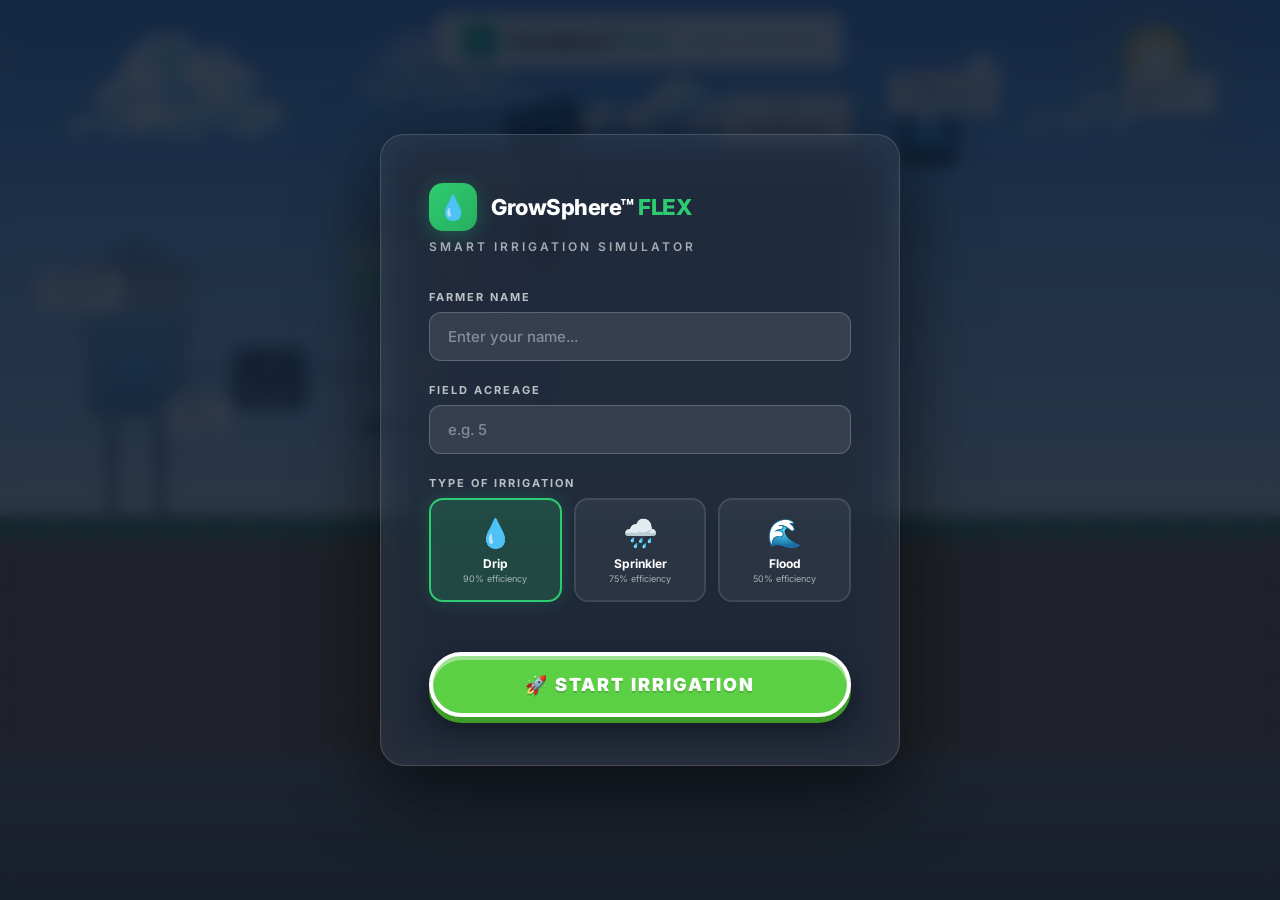
<file: index.html>
<!DOCTYPE html>
<html lang="en">
<head>
<meta charset="UTF-8">
<meta name="viewport" content="width=device-width, initial-scale=1.0">
<title>GrowSphere™ FLEX — Smart Irrigation Game</title>
<link href="https://fonts.googleapis.com/css2?family=Inter:wght@400;500;600;700;800;900&family=Space+Mono:wght@400;700&display=swap" rel="stylesheet">
<link rel="stylesheet" href="game.css?v=2">
</head>
<body>

<!-- ===== SCREEN 1: INPUT ===== -->
<div class="screen" id="inputScreen">
  <div class="input-card">
    <div class="logo-row">
      <div class="logo-icon">💧</div>
      <h2>GrowSphere™ <span>FLEX</span></h2>
    </div>
    <div class="subtitle">Smart Irrigation Simulator</div>
    <div class="form-group">
      <label>Farmer Name</label>
      <input type="text" id="farmerName" placeholder="Enter your name...">
    </div>
    <div class="form-group">
      <label>Field Acreage</label>
      <input type="number" id="acreage" placeholder="e.g. 5" min="1" max="100">
    </div>
    <div class="form-group">
      <label>Type of Irrigation</label>
      <div class="irrigation-options">
        <div class="irr-opt selected" onclick="selectIrrType(this,'Drip')">
          <div class="irr-icon">💧</div>
          <div class="irr-name">Drip</div>
          <div class="irr-desc">90% efficiency</div>
        </div>
        <div class="irr-opt" onclick="selectIrrType(this,'Sprinkler')">
          <div class="irr-icon">🌧️</div>
          <div class="irr-name">Sprinkler</div>
          <div class="irr-desc">75% efficiency</div>
        </div>
        <div class="irr-opt" onclick="selectIrrType(this,'Flood')">
          <div class="irr-icon">🌊</div>
          <div class="irr-name">Flood</div>
          <div class="irr-desc">50% efficiency</div>
        </div>
      </div>
    </div>
    <button class="btn-start" onclick="startGame()">🚀 Start Irrigation</button>
  </div>
</div>

<!-- ===== SIMULATION SCENE (Background) ===== -->
<div class="scene" id="simScreen">
  <div class="sky"></div>
  <div class="sun"></div>

  <!-- Clouds at different parallax depths -->
  <div class="cloud c1"></div>
  <div class="cloud c2"></div>
  <div class="cloud c3"></div>
  <div class="cloud c4"></div>
  <div class="cloud c5"></div>

  <!-- Birds -->
  <div class="bird b1">🕊️</div>
  <div class="bird b2">🕊️</div>
  <div class="bird b3">🕊️</div>

  <!-- LEVEL LAYERS will be drawn in SVG for perfect alignment -->

  <div class="title-bar">
    <div class="logo">💧</div>
    <h1>GrowSphere™ <span>FLEX</span></h1>
    <div class="sep"></div>
    <div class="tag">Smart Irrigation</div>
  </div>

  <div class="sim-hud">
    <div class="hud-pill"><div class="dot"></div><span class="farmer-name" id="hudName">Farmer</span></div>
    <div class="hud-pill">🌾 <span id="hudAcre">5 Acres</span></div>
    <div class="hud-pill">💧 <span id="hudType">Drip</span></div>
    <div class="hud-pill timer" id="simTimer">00:15</div>
  </div>

  <div class="callout" style="top:30%;left:3%">Water Source<span class="val blue" id="coWater">1,247 m³</span></div>
  <div class="callout" style="top:44%;left:13%">Pump<span class="val" id="coPump" style="color:#95a5a6">○ Idle</span></div>
  <div class="callout" style="top:18%;left:33%">Fertigation Tanks<span class="val" id="coNutrients" style="color:#95a5a6">○ Standby</span></div>
  <div class="callout blue" style="top:8%;right:22%">GrowSphere Cloud<span class="val blue" id="coCloud">☁️ Connected</span></div>
  <div class="callout" style="top:8%;right:5%">Remote Access<span class="val blue" id="coRemote">📱 Live</span></div>

  <svg class="main-svg" id="svg" viewBox="-60 -40 1320 780" preserveAspectRatio="xMidYMid meet">
    <defs>
      <pattern id="patTerrain" x="0" y="0" width="48" height="48" patternUnits="userSpaceOnUse" patternTransform="translate(0, 516)">
        <image href="tiles/Terrain tile.png" x="0" y="0" width="48" height="48" preserveAspectRatio="none" style="image-rendering:pixelated"/>
      </pattern>
      <pattern id="patGrassTop" x="0" y="0" width="48" height="24" patternUnits="userSpaceOnUse" patternTransform="translate(0, 492)">
        <image href="tiles/grass .png" x="0" y="0" width="48" height="24" preserveAspectRatio="none" style="image-rendering:pixelated"/>
      </pattern>

      <linearGradient id="pipeG" x1="0" y1="0" x2="0" y2="1">
        <stop offset="0%" stop-color="#a0adb3"/><stop offset="30%" stop-color="#b8c4ca"/><stop offset="70%" stop-color="#a0adb3"/><stop offset="100%" stop-color="#8e9aa0"/>
      </linearGradient>
      <linearGradient id="tankG" x1="0" y1="0" x2="0" y2="1">
        <stop offset="0%" stop-color="#73c6f0"/><stop offset="50%" stop-color="#5dade2"/><stop offset="100%" stop-color="#2e86c1"/>
      </linearGradient>
      <linearGradient id="waterFlow" x1="0" y1="0" x2="1" y2="0">
        <stop offset="0%" stop-color="#3498db"/><stop offset="50%" stop-color="#5dade2"/><stop offset="100%" stop-color="#3498db"/>
      </linearGradient>
      <filter id="sh"><feDropShadow dx="1" dy="2" stdDeviation="3" flood-opacity="0.2"/></filter>
      <filter id="shSm"><feDropShadow dx="0" dy="1" stdDeviation="2" flood-opacity="0.15"/></filter>
      <filter id="glow"><feDropShadow dx="0" dy="0" stdDeviation="4" flood-color="#2ecc71"/></filter>
    </defs>

    <!-- PERFECTLY ALIGNED TILE TERRAIN -->
    <rect x="-60" y="516" width="1320" height="264" fill="url(#patTerrain)"/>
    <rect x="-60" y="492" width="1320" height="24" fill="url(#patGrassTop)"/>

    <!-- WATER TANK -->
    <g filter="url(#sh)">
      <rect x="30" y="240" width="100" height="150" rx="8" fill="#b0bec5" stroke="#78909c" stroke-width="2.5"/>
      <rect x="36" y="275" width="88" height="109" rx="4" fill="url(#tankG)" opacity="0.65">
        <animate attributeName="y" values="275;280;275" dur="3.5s" repeatCount="indefinite"/>
        <animate attributeName="height" values="109;104;109" dur="3.5s" repeatCount="indefinite"/>
      </rect>
      <rect x="24" y="232" width="112" height="14" rx="5" fill="#90a4ae" stroke="#78909c" stroke-width="1"/>
      <rect x="50" y="390" width="10" height="110" rx="3" fill="#78909c"/>
      <rect x="100" y="390" width="10" height="110" rx="3" fill="#78909c"/>
      <text x="80" y="225" text-anchor="middle" font-family="Inter" font-size="12" font-weight="800" fill="#546e7a">WATER</text>
      <text x="80" y="345" text-anchor="middle" font-size="22">💧</text>
    </g>

    <!-- PUMP -->
    <g filter="url(#sh)">
      <rect x="180" y="320" width="75" height="60" rx="10" fill="#546e7a" stroke="#37474f" stroke-width="2.5"/>
      <circle cx="217" cy="338" r="18" fill="#37474f" stroke="#263238" stroke-width="2"/>
      <g id="pumpBlade" style="transform-origin:217px 338px">
        <line x1="217" y1="322" x2="217" y2="354" stroke="#90a4ae" stroke-width="2.5" stroke-linecap="round"/>
        <line x1="201" y1="338" x2="233" y2="338" stroke="#90a4ae" stroke-width="2.5" stroke-linecap="round"/>
        <line x1="206" y1="327" x2="228" y2="349" stroke="#90a4ae" stroke-width="2" stroke-linecap="round"/>
        <line x1="228" y1="327" x2="206" y2="349" stroke="#90a4ae" stroke-width="2" stroke-linecap="round"/>
      </g>
      <text x="217" y="372" text-anchor="middle" font-family="Inter" font-size="8" font-weight="800" fill="#b0bec5" letter-spacing="2">PUMP</text>
      <circle cx="243" cy="328" r="4" fill="#2ecc71" id="pumpLed">
        <animate attributeName="opacity" values="1;0.3;1" dur="1.5s" repeatCount="indefinite"/>
      </circle>
    </g>

    <!-- Pipes (PIXEL ART STYLE) -->
    <path d="M 130 345 L 180 345" stroke="#bdc3c7" stroke-width="8" fill="none" style="shape-rendering: crispEdges;"/>
    <path d="M 130 345 L 180 345" stroke="#3498db" stroke-width="4" fill="none" stroke-dasharray="8 6" class="wfh" id="p1" style="shape-rendering: crispEdges;"/>
    <path d="M 255 345 L 503 345" stroke="#bdc3c7" stroke-width="8" fill="none" style="shape-rendering: crispEdges;"/>
    <path d="M 255 345 L 503 345" stroke="#3498db" stroke-width="4" fill="none" stroke-dasharray="8 6" class="wfh" id="p2" style="shape-rendering: crispEdges;"/>

    <!-- WATER METER -->
    <g filter="url(#shSm)">
      <rect x="340" y="325" width="55" height="30" rx="5" fill="white" stroke="#bdc3c7" stroke-width="1.5"/>
      <text x="367" y="340" text-anchor="middle" font-family="Space Mono" font-size="9" font-weight="700" fill="#2c3e50" id="meterVal">1,247 m³</text>
      <text x="367" y="351" text-anchor="middle" font-family="Inter" font-size="6" font-weight="700" fill="#95a5a6" letter-spacing="1">METER</text>
    </g>

    <!-- DOSING TANKS -->
    <g filter="url(#shSm)">
      <text x="380" y="195" text-anchor="middle" font-family="Inter" font-size="9" font-weight="800" fill="#7f8c8d" letter-spacing="2">FERTIGATION TANKS</text>
      <rect x="300" y="208" width="38" height="65" rx="5" fill="#d5f5e3" stroke="#2ecc71" stroke-width="2"/>
      <rect x="305" y="235" width="28" height="34" rx="3" fill="#2ecc71" opacity="0.35"/>
      <text x="319" y="225" text-anchor="middle" font-family="Inter" font-size="12" font-weight="800" fill="#27ae60">N</text>
      <path d="M 319 273 L 319 345" stroke="#2ecc71" stroke-width="2" stroke-dasharray="4 3" opacity="0.5">
        <animate attributeName="stroke-dashoffset" values="7;0" dur="0.8s" repeatCount="indefinite"/>
      </path>
      <rect x="345" y="208" width="38" height="65" rx="5" fill="#d6eaf8" stroke="#3498db" stroke-width="2"/>
      <rect x="350" y="240" width="28" height="29" rx="3" fill="#3498db" opacity="0.35"/>
      <text x="364" y="225" text-anchor="middle" font-family="Inter" font-size="12" font-weight="800" fill="#2e86c1">P</text>
      <path d="M 364 273 L 364 345" stroke="#3498db" stroke-width="2" stroke-dasharray="4 3" opacity="0.5">
        <animate attributeName="stroke-dashoffset" values="7;0" dur="0.8s" repeatCount="indefinite"/>
      </path>
      <rect x="390" y="208" width="38" height="65" rx="5" fill="#fdebd0" stroke="#e67e22" stroke-width="2"/>
      <rect x="395" y="245" width="28" height="24" rx="3" fill="#e67e22" opacity="0.35"/>
      <text x="409" y="225" text-anchor="middle" font-family="Inter" font-size="12" font-weight="800" fill="#d35400">K</text>
      <path d="M 409 273 L 409 345" stroke="#e67e22" stroke-width="2" stroke-dasharray="4 3" opacity="0.4"/>
      <rect x="435" y="208" width="38" height="65" rx="5" fill="#e8daef" stroke="#8e44ad" stroke-width="2"/>
      <rect x="440" y="228" width="28" height="41" rx="3" fill="#8e44ad" opacity="0.35"/>
      <text x="454" y="222" text-anchor="middle" font-family="Inter" font-size="10" font-weight="800" fill="#7d3c98">pH−</text>
      <path d="M 454 273 L 454 345" stroke="#8e44ad" stroke-width="2" stroke-dasharray="4 3" opacity="0.5">
        <animate attributeName="stroke-dashoffset" values="7;0" dur="0.8s" repeatCount="indefinite"/>
      </path>
    </g>

    <!-- CONTROLLER -->
    <g filter="url(#sh)">
      <rect x="497" y="88" width="8" height="307" rx="3" fill="#b0bec5" stroke="#90a4ae" stroke-width="1"/>
      <g transform="translate(501, 90)"><g transform="rotate(-15)">
        <rect x="-35" y="-22" width="70" height="44" rx="3" fill="#2c3e50" stroke="#1a252f" stroke-width="1.5"/>
        <rect x="-31" y="-18" width="28" height="17" rx="1" fill="#2980b9" opacity="0.9"/>
        <rect x="1" y="-18" width="28" height="17" rx="1" fill="#2980b9" opacity="0.9"/>
        <rect x="-31" y="2" width="28" height="17" rx="1" fill="#2573a7" opacity="0.9"/>
        <rect x="1" y="2" width="28" height="17" rx="1" fill="#2573a7" opacity="0.9"/>
        <line x1="-31" y1="0" x2="29" y2="0" stroke="#1a252f" stroke-width="0.5" opacity="0.5"/>
        <line x1="0" y1="-18" x2="0" y2="19" stroke="#1a252f" stroke-width="0.5" opacity="0.5"/>
      </g><text x="0" y="34" text-anchor="middle" font-family="Inter" font-size="7" font-weight="700" fill="#7f8c8d">SOLAR</text></g>
      <image href="flex.png" x="468" y="155" width="68" height="95" preserveAspectRatio="xMidYMid meet"/>
      <line x1="530" y1="170" x2="540" y2="130" stroke="#90a4ae" stroke-width="2.5" stroke-linecap="round"/>
      <circle cx="540" cy="127" r="4" fill="#e74c3c"/>
      <circle cx="540" cy="127" r="8" fill="none" stroke="#3498db" stroke-width="1.2" opacity="0">
        <animate attributeName="r" values="8;30" dur="2s" repeatCount="indefinite"/>
        <animate attributeName="opacity" values="0.5;0" dur="2s" repeatCount="indefinite"/>
      </circle>
      <circle cx="540" cy="127" r="8" fill="none" stroke="#3498db" stroke-width="1.2" opacity="0">
        <animate attributeName="r" values="8;30" dur="2s" repeatCount="indefinite" begin="0.7s"/>
        <animate attributeName="opacity" values="0.5;0" dur="2s" repeatCount="indefinite" begin="0.7s"/>
      </circle>
    </g>

    <!-- CLOUD -->
    <g filter="url(#shSm)">
      <rect x="680" y="55" width="140" height="60" rx="12" fill="rgba(255,255,255,0.9)" stroke="#3498db" stroke-width="1.5"/>
      <text x="750" y="78" text-anchor="middle" font-size="18">☁️</text>
      <text x="750" y="96" text-anchor="middle" font-family="Inter" font-size="9" font-weight="700" fill="#2c3e50">GrowSphere Cloud</text>
      <text x="750" y="108" text-anchor="middle" font-family="Inter" font-size="7" fill="#95a5a6">AI · Monitoring · Alerts</text>
    </g>
    <path d="M 545 127 Q 620 75, 680 85" fill="none" stroke="#3498db" stroke-width="2" stroke-dasharray="5 3" opacity="0.45">
      <animate attributeName="stroke-dashoffset" values="8;0" dur="1s" repeatCount="indefinite"/>
    </path>

    <!-- PHONE -->
    <g filter="url(#shSm)">
      <rect x="870" y="50" width="55" height="80" rx="10" fill="#2c3e50" stroke="#1a252f" stroke-width="2"/>
      <rect x="876" y="62" width="43" height="52" rx="4" fill="#3498db"/>
      <text x="897" y="88" text-anchor="middle" font-size="12" fill="white">📊</text>
      <text x="897" y="102" text-anchor="middle" font-family="Inter" font-size="6" font-weight="700" fill="white">LIVE</text>
      <circle cx="897" cy="123" r="3.5" fill="#7f8c8d"/>
      <text x="897" y="42" text-anchor="middle" font-family="Inter" font-size="9" font-weight="700" fill="#546e7a">FARMER</text>
    </g>
    <path d="M 820 85 L 870 85" fill="none" stroke="#3498db" stroke-width="2" stroke-dasharray="5 3" opacity="0.45">
      <animate attributeName="stroke-dashoffset" values="8;0" dur="1s" repeatCount="indefinite"/>
    </path>

    <!-- PIPE DOWN (PIXEL ART STYLE) -->
    <path d="M 501 341 L 501 395" stroke="#bdc3c7" stroke-width="8" fill="none" style="shape-rendering: crispEdges;"/>
    <path d="M 501 341 L 501 395" stroke="#3498db" stroke-width="4" fill="none" stroke-dasharray="8 6" class="wfv" id="p3" style="shape-rendering: crispEdges;"/>

    <!-- VALVE RAIL (PIXEL ART STYLE) -->
    <g>
      <rect x="310" y="393" width="530" height="12" fill="#bdc3c7" stroke="#7f8c8d" stroke-width="2" style="shape-rendering: crispEdges;" />
      <rect x="330" y="389" width="8" height="20" fill="#95a5a6" stroke="#7f8c8d" stroke-width="2" style="shape-rendering: crispEdges;" />
      <rect x="460" y="389" width="8" height="20" fill="#95a5a6" stroke="#7f8c8d" stroke-width="2" style="shape-rendering: crispEdges;" />
      <rect x="590" y="389" width="8" height="20" fill="#95a5a6" stroke="#7f8c8d" stroke-width="2" style="shape-rendering: crispEdges;" />
      <rect x="720" y="389" width="8" height="20" fill="#95a5a6" stroke="#7f8c8d" stroke-width="2" style="shape-rendering: crispEdges;" />
      <rect x="820" y="389" width="8" height="20" fill="#95a5a6" stroke="#7f8c8d" stroke-width="2" style="shape-rendering: crispEdges;" />
    </g>
    <!-- Pixelated water flow inside the pipe -->
    <path d="M 314 399 L 836 399" stroke="#3498db" stroke-width="4" fill="none" stroke-dasharray="8 6" class="wfh" id="pRail" style="shape-rendering: crispEdges;" />

    <!-- ZONES -->
    <g id="zones"></g>

    <!-- SOIL SENSORS -->
    <g>
      <g transform="translate(430, 580)">
        <line x1="0" y1="0" x2="0" y2="40" stroke="#78909c" stroke-width="2.5" stroke-linecap="round"/>
        <circle cx="0" cy="42" r="5" fill="#e67e22" stroke="#d35400" stroke-width="1.5"/>
        <text x="0" y="56" text-anchor="middle" font-family="Inter" font-size="7" font-weight="700" fill="#c9b896">SOIL MOISTURE</text>
        <text x="0" y="67" text-anchor="middle" font-family="Space Mono" font-size="7" font-weight="700" fill="#e67e22" id="probeMoisture">42% (Dry)</text>
      </g>
      <g transform="translate(710, 580)">
        <line x1="0" y1="0" x2="0" y2="40" stroke="#78909c" stroke-width="2.5" stroke-linecap="round"/>
        <circle cx="0" cy="42" r="5" fill="#e67e22" stroke="#d35400" stroke-width="1.5"/>
        <text x="0" y="56" text-anchor="middle" font-family="Inter" font-size="7" font-weight="700" fill="#c9b896">EC / pH PROBE</text>
        <text x="0" y="67" text-anchor="middle" font-family="Space Mono" font-size="7" font-weight="700" fill="#3498db" id="probeEC">1.2 mS · pH 6.8</text>
      </g>
      <!-- Underground sensor wires cleanly routed below plant roots -->
      <path d="M 430 580 L 430 635 L 501 635 L 501 398" fill="none" stroke="#e67e22" stroke-width="1.5" stroke-dasharray="3 2" opacity="0.4"/>
      <path d="M 710 580 L 710 635 L 501 635" fill="none" stroke="#e67e22" stroke-width="1.5" stroke-dasharray="3 2" opacity="0.4"/>
    </g>
  </svg>

  <div class="fast-label">⚡ FAST FORWARD — SIMULATING IRRIGATION CYCLE</div>
</div>

<!-- ===== SCREEN 3: RESULTS ===== -->
<div class="screen hidden" id="resultScreen">
  <div class="result-card">
    <div class="confetti-icon">🎉</div>
    <h1><span>Congratulations!</span></h1>
    <div class="farmer-greet">Great job, <strong id="resName">Farmer</strong>! Here are your savings with <strong id="resIrrType">Drip</strong> irrigation.</div>
    <div class="savings-grid">
      <div class="saving-box">
        <div class="s-icon">💧</div>
        <div class="s-label">Monthly Water Saved</div>
        <div class="s-value blue" id="resWater">30 L</div>
      </div>
      <div class="saving-box">
        <div class="s-icon">💰</div>
        <div class="s-label">Monthly Saving</div>
        <div class="s-value green" id="resMonthlyCost">₹ 3,000</div>
      </div>
      <div class="saving-box full">
        <div class="s-icon">🏆</div>
        <div class="s-label">Yearly Saving</div>
        <div class="s-value gold" id="resYearlyCost">₹ 36,000</div>
        <div class="s-sub">Powered by GrowSphere™ FLEX Smart Irrigation</div>
      </div>
    </div>
    <button class="btn-restart" onclick="restart()">🔄 Play Again</button>
    <div class="gs-badge">💧 GrowSphere™ FLEX — Save Water, Save Money</div>
  </div>
</div>

<script src="game.js?v=2"></script>
</body>
</html>
</file>
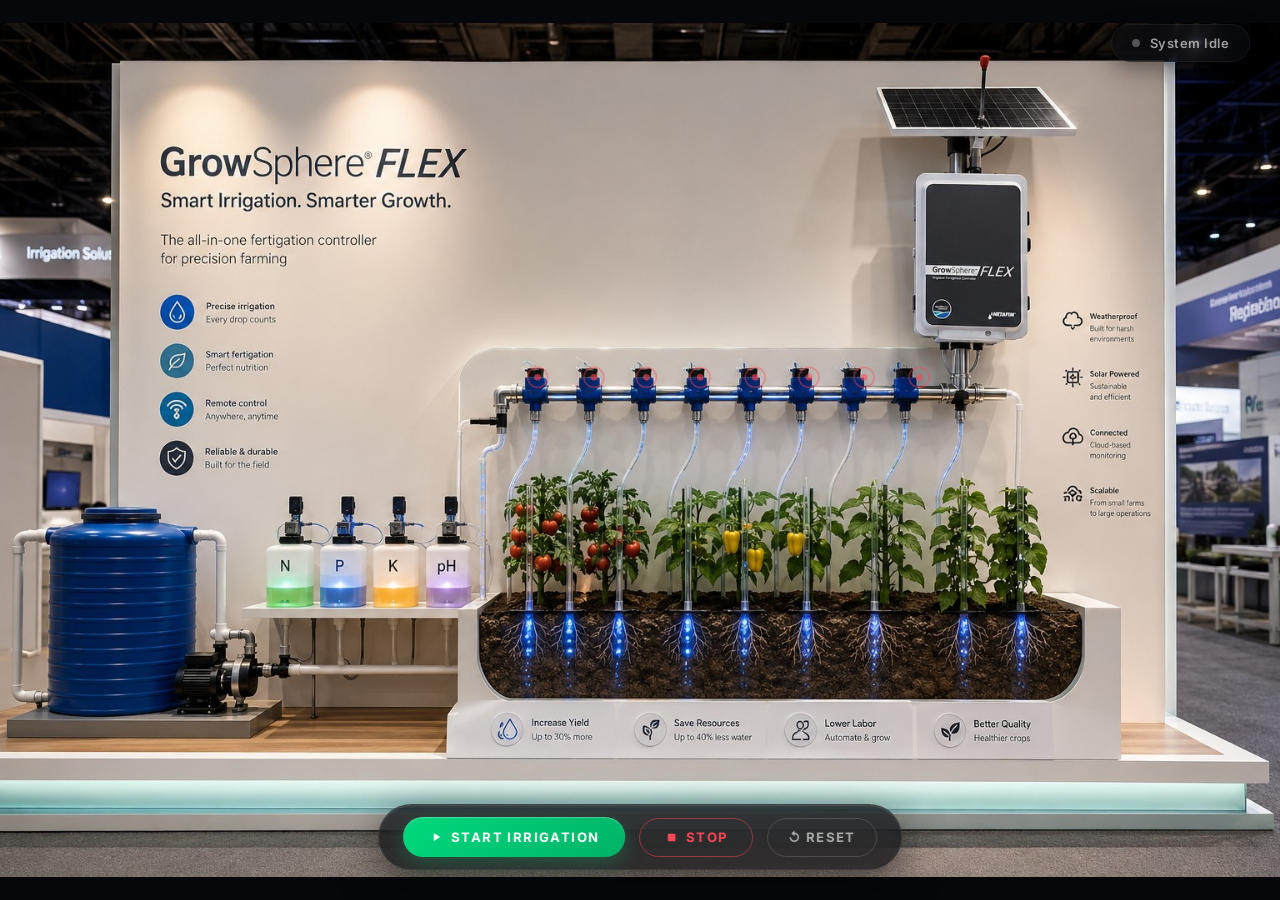
<file: realistic.html>
<!DOCTYPE html>
<html lang="en">
<head>
<meta charset="UTF-8">
<meta name="viewport" content="width=device-width, initial-scale=1.0">
<title>GrowSphere™ FLEX — Realistic Interactive Simulator</title>
<link href="https://fonts.googleapis.com/css2?family=Inter:wght@400;500;600;700;800;900&family=Space+Mono:wght@400;700&display=swap" rel="stylesheet">
<style>
*{box-sizing:border-box;margin:0;padding:0}
html,body{height:100%;overflow:hidden}
body{
  font-family:'Inter',sans-serif;
  background:#05070a;
  display:flex;justify-content:center;align-items:center;
}

/* ── Container ── */
.sim{
  position:relative;width:100vw;height:100vh;
  display:flex;justify-content:center;align-items:center;
  overflow:hidden;
}
.sim-img{
  position:absolute;
  max-width:100%;max-height:100%;
  object-fit:contain;
  z-index:1;
}

/* SVG overlay */
.overlay-svg{
  position:absolute;z-index:10;pointer-events:none;
}

/* ── Clickable valve hit areas ── */
.valve-hit{cursor:pointer;pointer-events:all;}
.valve-hit:hover .valve-ring{stroke-width:3;filter:url(#glowBlue);}

/* ── Controls Panel ── */
.panel{
  position:fixed;bottom:30px;left:50%;transform:translateX(-50%);z-index:100;
  display:flex;gap:14px;align-items:center;
  background:rgba(10,12,18,0.7);backdrop-filter:blur(24px) saturate(1.8);
  padding:12px 24px;border-radius:60px;
  border:1px solid rgba(255,255,255,0.06);
  box-shadow:0 12px 40px rgba(0,0,0,0.6), inset 0 1px 1px rgba(255,255,255,0.1);
}
.btn{
  padding:12px 26px;border-radius:30px;border:none;
  font-family:'Inter',sans-serif;font-size:13px;font-weight:700;
  cursor:pointer;transition:all .2s cubic-bezier(0.2,0,0,1);
  text-transform:uppercase;letter-spacing:1.4px;
  display:flex;align-items:center;gap:8px;
}
.btn-start{background:linear-gradient(135deg,#00d97e,#00b368);color:#fff;
  box-shadow:0 6px 20px rgba(0,217,126,0.25), inset 0 1px 1px rgba(255,255,255,0.3);}
.btn-start:hover{transform:translateY(-2px);box-shadow:0 8px 25px rgba(0,217,126,0.4), inset 0 1px 1px rgba(255,255,255,0.3);}
.btn-start.running{background:linear-gradient(135deg,#00b368,#008c4f);
  box-shadow:inset 0 2px 6px rgba(0,0,0,0.3);transform:none;}
.btn-stop{background:transparent;color:#ff4757;border:1.5px solid rgba(255,71,87,0.5);padding:10.5px 24.5px;}
.btn-stop:hover{background:rgba(255,71,87,0.1);border-color:#ff4757;}
.btn-reset{background:transparent;color:rgba(255,255,255,0.6);border:1.5px solid rgba(255,255,255,0.15);padding:10.5px 20px;}
.btn-reset:hover{color:#fff;border-color:rgba(255,255,255,0.4);background:rgba(255,255,255,0.05);}

/* ── Status Badge ── */
.badge{
  position:fixed;top:24px;right:30px;z-index:100;
  background:rgba(10,12,18,0.6);backdrop-filter:blur(16px);
  border:1px solid rgba(255,255,255,0.06);
  padding:10px 20px;border-radius:30px;
  color:rgba(255,255,255,0.6);font-size:13px;font-weight:600;letter-spacing:0.5px;
  display:flex;align-items:center;gap:10px;
  box-shadow:0 8px 24px rgba(0,0,0,0.4);
  transition:all .4s ease;
}
.badge.active{border-color:rgba(0,217,126,0.3);color:#fff;background:rgba(10,12,18,0.8);}
.badge-dot{width:8px;height:8px;border-radius:50%;background:#555;transition:all .4s ease;}
.badge.active .badge-dot{background:#00d97e;box-shadow:0 0 10px #00d97e, 0 0 20px rgba(0,217,126,0.5);}

/* ── Data Dashboard ── */
.dash{
  position:fixed;top:24px;left:30px;z-index:100;
  display:flex;flex-direction:column;gap:8px;
  opacity:0;transition:opacity .6s cubic-bezier(0.2,0,0,1);pointer-events:none;
  transform:translateX(-20px);
}
.dash.show{opacity:1;pointer-events:all;transform:translateX(0);}
.dash-card{
  background:rgba(10,12,18,0.65);backdrop-filter:blur(20px) saturate(1.2);
  border:1px solid rgba(255,255,255,0.05);
  padding:10px 16px;border-radius:16px;
  color:rgba(255,255,255,0.9);font-size:12px;font-weight:500;
  display:flex;align-items:center;gap:14px;min-width:180px;
  box-shadow:0 8px 24px rgba(0,0,0,0.4);
  transition:transform .2s, border-color .3s;
}
.dash-card:hover{transform:translateX(5px);border-color:rgba(255,255,255,0.15);background:rgba(20,24,36,0.75);}
.dash-icon{font-size:18px;width:24px;text-align:center;}
.dash-label{font-size:10px;color:rgba(255,255,255,0.45);letter-spacing:1px;text-transform:uppercase;margin-bottom:2px;}
.dash-val{font-family:'Space Mono',monospace;font-size:15px;font-weight:700;color:#00d97e;}
.dash-val.blue{color:#0af;}
.dash-val.orange{color:#ffa940;}
.dash-val.purple{color:#b46eff;}

/* ── Valve Tooltips ── */
.valve-tooltip{
  position:fixed;z-index:200;
  background:rgba(10,12,18,0.9);backdrop-filter:blur(12px);
  border:1px solid rgba(255,255,255,0.15);
  padding:10px 16px;border-radius:12px;
  color:white;font-size:12px;font-weight:600;letter-spacing:0.5px;
  pointer-events:none;opacity:0;transition:opacity .2s;
  white-space:nowrap;
  box-shadow:0 12px 32px rgba(0,0,0,0.6);
}
</style>
</head>
<body>

<div class="valve-tooltip" id="tooltip"></div>

<div class="badge" id="badge"><div class="badge-dot"></div><span id="badgeTxt">System Idle</span></div>

<div class="dash" id="dash">
  <div class="dash-card"><div class="dash-icon">💧</div><div><div class="dash-label">Water Flow</div><div class="dash-val blue" id="dFlow">0.0 L/min</div></div></div>
  <div class="dash-card"><div class="dash-icon">🧪</div><div><div class="dash-label">EC Level</div><div class="dash-val" id="dEC">0.0 mS/cm</div></div></div>
  <div class="dash-card"><div class="dash-icon">⚗️</div><div><div class="dash-label">pH Level</div><div class="dash-val purple" id="dPH">0.0</div></div></div>
  <div class="dash-card"><div class="dash-icon">🌡️</div><div><div class="dash-label">Soil Temp</div><div class="dash-val orange" id="dTemp">0.0 °C</div></div></div>
  <div class="dash-card"><div class="dash-icon">💦</div><div><div class="dash-label">Soil Moisture</div><div class="dash-val blue" id="dMoist">0%</div></div></div>
  <div class="dash-card"><div class="dash-icon">⚡</div><div><div class="dash-label">Pressure</div><div class="dash-val" id="dPres">0.0 bar</div></div></div>
</div>

<div class="panel">
  <button class="btn btn-start" id="btnStart" onclick="toggleSystem()">
    <svg width="14" height="14" viewBox="0 0 24 24" fill="currentColor"><path d="M8 5v14l11-7z"/></svg>
    Start Irrigation
  </button>
  <button class="btn btn-stop" onclick="stopSystem()">
    <svg width="13" height="13" viewBox="0 0 24 24" fill="currentColor"><rect x="5" y="5" width="14" height="14" rx="2"/></svg>
    Stop
  </button>
  <button class="btn btn-reset" onclick="resetSystem()">↺ Reset</button>
</div>

<div class="sim" id="sim">
  <img class="sim-img" id="bgImg" src="WhatsApp Image 2026-07-27 at 3.17.20 PM.jpeg" alt="GrowSphere FLEX" draggable="false">
  <svg class="overlay-svg" id="svg" xmlns="http://www.w3.org/2000/svg"></svg>
</div>

<script>
/* ═══════════════════════════════════════════
   PRECISE COORDINATE MAPPING (% of 1536x1024)
   ═══════════════════════════════════════════ */

const RAIL_Y = 42.5;
const TUBE_TOP_Y = 44.5;
const TUBE_BOTTOM_Y = 73.5;

const VALVE_DATA = [
  { x:42.0, label:'Zone 1 — Tomato A',   on:true  },
  { x:46.4, label:'Zone 2 — Tomato B',   on:true  },
  { x:50.5, label:'Zone 3 — Pepper',     on:true  },
  { x:54.7, label:'Zone 4 — Tomato C',   on:false },
  { x:59.0, label:'Zone 5 — Bell Pepper',on:true  },
  { x:63.2, label:'Zone 6 — Capsicum',   on:true  },
  { x:67.5, label:'Zone 7 — Herbs',      on:true  },
  { x:71.8, label:'Zone 8 — Greens',     on:true  },
];

// The actual physical tubes sweep noticeably to the left from the valves!
// These match the exact X positions of the blue LEDs in the soil
const SOIL_LEDS = [
  41.0, 45.0, 49.0, 53.0, 57.0, 61.0, 65.0, 69.0
];

const TANKS = [
  { id:'N',  x:22.5, topY:62.5, botY:70.5, color:'#00ff6a' },
  { id:'P',  x:26.8, topY:62.5, botY:70.5, color:'#00bbff' },
  { id:'K',  x:31.0, topY:62.5, botY:70.5, color:'#ffaa00' },
  { id:'pH', x:35.2, topY:62.5, botY:70.5, color:'#c96dff' },
];

const PUMP = {x:16.0, y:78.5};
const ANTENNA = {x:76.8, y:3.5}; // Red tip above solar panel

/* ════════════════════ STATE ════════════════════ */
let running = false;
let valveStates = VALVE_DATA.map(v => v.on);
let dashInterval = null;

/* ════════════════════ SIZING ════════════════════ */
const bgImg = document.getElementById('bgImg');
const svgEl = document.getElementById('svg');
let iw, ih, ix, iy;

function syncSize() {
  const cr = bgImg.getBoundingClientRect();
  const natW = 1536, natH = 1024;
  const scale = Math.min(cr.width / natW, cr.height / natH);
  iw = natW * scale;
  ih = natH * scale;
  ix = cr.left + (cr.width - iw) / 2;
  iy = cr.top + (cr.height - ih) / 2;

  svgEl.style.left   = ix + 'px';
  svgEl.style.top    = iy + 'px';
  svgEl.style.width  = iw + 'px';
  svgEl.style.height = ih + 'px';
  svgEl.setAttribute('viewBox', `0 0 1536 1024`);
}

window.addEventListener('resize', () => { syncSize(); buildSVG(); });
bgImg.addEventListener('load', () => { syncSize(); buildSVG(); });
if (bgImg.complete) { syncSize(); buildSVG(); }

/* ════════════════════ SVG BUILD ════════════════════ */
function X(pctX) { return (pctX / 100) * 1536; }
function Y(pctY) { return (pctY / 100) * 1024; }

function buildSVG() {
  let svg = `<defs>
    <filter id="glowBlue" x="-100%" y="-100%" width="300%" height="300%">
      <feGaussianBlur stdDeviation="6" result="b"/><feMerge><feMergeNode in="b"/><feMergeNode in="SourceGraphic"/></feMerge>
    </filter>
    <filter id="glowSoft" x="-100%" y="-100%" width="300%" height="300%">
      <feGaussianBlur stdDeviation="14" result="b"/><feMerge><feMergeNode in="b"/><feMergeNode in="SourceGraphic"/></feMerge>
    </filter>
    <filter id="glowTank" x="-100%" y="-100%" width="300%" height="300%">
      <feGaussianBlur stdDeviation="8" result="b"/><feMerge><feMergeNode in="b"/><feMergeNode in="b"/><feMergeNode in="SourceGraphic"/></feMerge>
    </filter>
  </defs>`;

  if (running) {
    // ── Precise Main Pipe Path ──
    // Path 1: Blue Tank to Pump
    const p1 = `M ${X(9.0)},${Y(68.0)} L ${X(9.0)},${Y(75.8)} L ${X(13.0)},${Y(75.8)}`;
    // Path 2: Pump out to Rail
    const p2 = `M ${X(19.0)},${Y(75.8)} L ${X(37.5)},${Y(75.8)} L ${X(37.5)},${Y(53.0)} Q ${X(37.5)},${Y(45.0)} ${X(40.5)},${Y(42.5)} L ${X(74.0)},${Y(42.5)}`;

    svg += `<path d="${p1} ${p2}" fill="none" stroke="#0af" stroke-width="6" stroke-linecap="round" opacity="0.45" stroke-dasharray="14 10">
      <animate attributeName="stroke-dashoffset" from="24" to="0" dur="0.7s" repeatCount="indefinite"/>
    </path>`;
  }

  // Tanks
  TANKS.forEach(t => {
    const cx = X(t.x), ty = Y(t.topY), by = Y(t.botY);
    const tankH = by - ty;
    const fillH = running ? tankH * (0.35 + Math.random()*0.5) : 0;
    const fy = by - fillH;
    
    if (running) {
      svg += `<rect x="${cx-16}" y="${fy}" width="32" height="${fillH}" rx="3" fill="${t.color}" opacity="0.3" filter="url(#glowTank)"/>`;
      svg += `<rect x="${cx-12}" y="${fy}" width="24" height="${fillH}" rx="2" fill="${t.color}" opacity="0.4"/>`;
      // Bubbles
      for(let b=0; b<4; b++){
        const bx = cx - 8 + Math.random()*16;
        const dur = 1 + Math.random()*2;
        const delay = Math.random()*2;
        svg += `<circle cx="${bx}" fill="${t.color}" style="--ty:${fy}px; --by:${by-4}px;">
          <animate attributeName="cy" values="${by-4};${fy}" dur="${dur}s" begin="${delay}s" repeatCount="indefinite"/>
          <animate attributeName="opacity" values="0;0.9;0" dur="${dur}s" begin="${delay}s" repeatCount="indefinite"/>
          <animate attributeName="r" values="1;2.5" dur="${dur}s" begin="${delay}s" repeatCount="indefinite"/>
        </circle>`;
      }
    }
  });

  // Valves and Drip Tubes (with precise S-curve to match leftward physical sweep)
  VALVE_DATA.forEach((v, i) => {
    const vx = X(v.x);
    const ledX = X(SOIL_LEDS[i]); // Noticeably to the left of vx!
    const vy1 = Y(TUBE_TOP_Y);
    const vy2 = Y(TUBE_BOTTOM_Y);
    
    // Natural hanging tube curve using Cubic Bezier
    // Down from the valve, up from the LED
    const pathD = `M ${vx},${vy1} C ${vx},${vy1 + Y(10)} ${ledX},${vy2 - Y(10)} ${ledX},${vy2}`;
    
    const active = running && valveStates[i];

    if (active) {
      // Tube Glow
      svg += `<path d="${pathD}" fill="none" stroke="#00bbff" stroke-width="7" stroke-linecap="round" opacity="0.4" filter="url(#glowBlue)"/>`;
      svg += `<path d="${pathD}" fill="none" stroke="#88eeff" stroke-width="2.5" stroke-linecap="round" opacity="0.9"/>`;

      // Flow dashes follow the curve
      svg += `<path d="${pathD}" fill="none" stroke="#fff" stroke-width="2" stroke-linecap="round" opacity="0.6" stroke-dasharray="4 14">
        <animate attributeName="stroke-dashoffset" from="-18" to="0" dur="0.4s" repeatCount="indefinite"/>
      </path>`;

      // Soil LED
      svg += `<circle cx="${ledX}" cy="${vy2}" r="20" fill="#00bbff" opacity="0.15" filter="url(#glowSoft)">
        <animate attributeName="opacity" values=".1;.3;.1" dur="2s" begin="${i*0.2}s" repeatCount="indefinite"/>
      </circle>`;
      svg += `<circle cx="${ledX}" cy="${vy2}" r="6" fill="#44ddff" opacity="0.9" filter="url(#glowBlue)">
        <animate attributeName="opacity" values=".7;1;.7" dur="1.5s" begin="${i*0.15}s" repeatCount="indefinite"/>
      </circle>`;
      svg += `<circle cx="${ledX}" cy="${vy2}" r="2" fill="#fff" opacity="1">
        <animate attributeName="opacity" values=".8;1;.8" dur="1s" begin="${i*0.1}s" repeatCount="indefinite"/>
      </circle>`;
    }

    // Valve interaction
    const valveCy = Y(RAIL_Y) - 10;
    svg += `<circle class="valve-ring" cx="${vx}" cy="${valveCy}" r="12" fill="none" stroke="${active ? '#00d97e' : '#ff4757'}" stroke-width="2" opacity="${active ? 0.8 : 0.4}"/>`;
    svg += `<circle cx="${vx}" cy="${valveCy}" r="4" fill="${active ? '#00d97e' : '#ff4757'}" opacity="${active ? 1 : 0.6}" ${active ? 'filter="url(#glowBlue)"' : ''}>
      ${active ? '<animate attributeName="opacity" values="1;.5;1" dur="1.2s" repeatCount="indefinite"/>' : ''}
    </circle>`;
    svg += `<g class="valve-hit" onclick="toggleValve(${i})" onmouseenter="showTip(event,${i})" onmouseleave="hideTip()">
      <circle cx="${vx}" cy="${valveCy}" r="20" fill="transparent"/>
    </g>`;
  });

  // Pump & Antenna
  if (running) {
    const px = X(PUMP.x), py = Y(PUMP.y);
    svg += `<circle cx="${px}" cy="${py}" r="5" fill="#00d97e" filter="url(#glowTank)">
      <animate attributeName="opacity" values="1;.4;1" dur="0.8s" repeatCount="indefinite"/>
    </circle>`;

    const ax = X(ANTENNA.x), ay = Y(ANTENNA.y);
    for(let w=0; w<3; w++) {
      svg += `<circle cx="${ax}" cy="${ay}" fill="none" stroke="#ff4757" opacity="0">
        <animate attributeName="r" values="2;45" dur="2.5s" begin="${w*0.8}s" repeatCount="indefinite"/>
        <animate attributeName="opacity" values=".8;0" dur="2.5s" begin="${w*0.8}s" repeatCount="indefinite"/>
        <animate attributeName="stroke-width" values="3;0.5" dur="2.5s" begin="${w*0.8}s" repeatCount="indefinite"/>
      </circle>`;
    }

    // Controller screen glow
    svg += `<rect x="${X(74)}" y="${Y(23)}" width="${X(4)}" height="${Y(12)}" rx="4" fill="#00d97e" opacity="0.08" filter="url(#glowSoft)">
      <animate attributeName="opacity" values=".05;.15;.05" dur="3s" repeatCount="indefinite"/>
    </rect>`;
  }

  svgEl.innerHTML = svg;
}

/* ════════════════════ INTERACTION ════════════════════ */
function toggleValve(i) { valveStates[i] = !valveStates[i]; buildSVG(); }

const tooltip = document.getElementById('tooltip');
function showTip(e, i) {
  const active = running && valveStates[i];
  tooltip.innerHTML = `<span style="color:${active?'#00d97e':'#ff4757'}">●</span> ${VALVE_DATA[i].label} — ${active?'ACTIVE':'CLOSED'}`;
  tooltip.style.opacity = 1;
  moveTooltip(e);
}
function moveTooltip(e) {
  tooltip.style.left = (e.clientX + 16) + 'px';
  tooltip.style.top  = (e.clientY - 12) + 'px';
}
function hideTip() { tooltip.style.opacity = 0; }
document.addEventListener('mousemove', e => { if(tooltip.style.opacity==='1') moveTooltip(e); });

function toggleSystem() { running ? stopSystem() : startSystem(); }

function startSystem() {
  running = true;
  document.getElementById('btnStart').classList.add('running');
  document.getElementById('btnStart').innerHTML = `<svg width="14" height="14" viewBox="0 0 24 24" fill="currentColor"><rect x="6" y="5" width="4" height="14" rx="1"/><rect x="14" y="5" width="4" height="14" rx="1"/></svg> System Running`;
  document.getElementById('badge').classList.add('active');
  document.getElementById('badgeTxt').textContent = 'Irrigation Active';
  document.getElementById('dash').classList.add('show');
  buildSVG();
  startDashboard();
}

function stopSystem() {
  running = false;
  document.getElementById('btnStart').classList.remove('running');
  document.getElementById('btnStart').innerHTML = `<svg width="14" height="14" viewBox="0 0 24 24" fill="currentColor"><path d="M8 5v14l11-7z"/></svg> Start Irrigation`;
  document.getElementById('badge').classList.remove('active');
  document.getElementById('badgeTxt').textContent = 'System Idle';
  document.getElementById('dash').classList.remove('show');
  if(dashInterval) clearInterval(dashInterval);
  buildSVG();
}

function resetSystem() { stopSystem(); valveStates = VALVE_DATA.map(v => v.on); buildSVG(); }

/* ════════════════════ DASHBOARD ════════════════════ */
function startDashboard() {
  updateDash();
  dashInterval = setInterval(updateDash, 2000);
}

function updateDash() {
  if (!running) return;
  const activeCount = valveStates.filter(v=>v).length;
  const flow = (activeCount * 2.3 + Math.random()*1.5).toFixed(1);
  const ec   = (1.4 + Math.random()*0.8).toFixed(2);
  const ph   = (6.0 + Math.random()*0.8).toFixed(1);
  const temp = (22 + Math.random()*6).toFixed(1);
  const moist= Math.floor(55 + Math.random()*30);
  const pres = (1.8 + Math.random()*0.6).toFixed(1);

  animVal('dFlow',  flow + ' L/min');
  animVal('dEC',    ec + ' mS/cm');
  animVal('dPH',    ph);
  animVal('dTemp',  temp + ' °C');
  animVal('dMoist', moist + '%');
  animVal('dPres',  pres + ' bar');
}

function animVal(id, newVal) {
  const el = document.getElementById(id);
  el.style.transition = 'opacity .2s';
  el.style.opacity = 0.2;
  setTimeout(() => { el.textContent = newVal; el.style.opacity = 1; }, 200);
}
</script>
</body>
</html>
</file>
<file: game.css>
*{box-sizing:border-box;margin:0;padding:0}
html,body{height:100%;overflow:hidden}
body{font-family:'Inter',sans-serif;background:#0a1628}

/* ===== SCREEN MANAGEMENT ===== */
.screen{position:fixed;inset:0;z-index:100;display:flex;align-items:center;justify-content:center;transition:opacity .6s,transform .6s}
.screen.hidden{opacity:0;pointer-events:none;transform:scale(1.05)}

/* ===== INPUT SCREEN ===== */
#inputScreen{background:rgba(10,22,40,0.85);backdrop-filter:blur(8px)}
.input-card{background:rgba(255,255,255,0.08);border:1px solid rgba(255,255,255,0.15);backdrop-filter:blur(25px);border-radius:24px;padding:48px;width:min(520px,90vw);box-shadow:0 25px 80px rgba(0,0,0,0.6)}
.input-card .logo-row{display:flex;align-items:center;gap:14px;margin-bottom:8px}
.input-card .logo-icon{width:48px;height:48px;background:linear-gradient(135deg,#2ecc71,#27ae60);border-radius:14px;display:grid;place-items:center;font-size:24px;box-shadow:0 4px 20px rgba(46,204,113,0.3)}
.input-card h2{font-size:22px;font-weight:800;color:#fff;letter-spacing:-0.5px}
.input-card h2 span{color:#2ecc71}
.input-card .subtitle{color:rgba(255,255,255,0.6);font-size:12px;font-weight:600;letter-spacing:3px;text-transform:uppercase;margin-bottom:36px}
.form-group{margin-bottom:22px}
.form-group label{display:block;font-size:11px;font-weight:700;color:rgba(255,255,255,0.7);letter-spacing:2px;text-transform:uppercase;margin-bottom:8px}
.form-group input,.form-group select{width:100%;padding:14px 18px;background:rgba(255,255,255,0.1);border:1.5px solid rgba(255,255,255,0.2);border-radius:12px;color:#fff;font-family:'Inter',sans-serif;font-size:15px;font-weight:500;outline:none;transition:border-color .2s,box-shadow .2s}
.form-group input:focus,.form-group select:focus{border-color:#2ecc71;box-shadow:0 0 0 3px rgba(46,204,113,0.25)}
.form-group input::placeholder{color:rgba(255,255,255,0.4)}
.form-group select option{background:#1a2a4a;color:#fff}
.irrigation-options{display:flex;gap:12px}
.irr-opt{flex:1;padding:16px 10px;background:rgba(255,255,255,0.06);border:2px solid rgba(255,255,255,0.1);border-radius:14px;text-align:center;cursor:pointer;transition:all .2s}
.irr-opt:hover{border-color:rgba(46,204,113,0.4);background:rgba(46,204,113,0.1)}
.irr-opt.selected{border-color:#2ecc71;background:rgba(46,204,113,0.2);box-shadow:0 0 20px rgba(46,204,113,0.2)}
.irr-opt .irr-icon{font-size:28px;margin-bottom:6px}
.irr-opt .irr-name{font-size:12px;font-weight:700;color:#fff}
.irr-opt .irr-desc{font-size:9px;color:rgba(255,255,255,0.6);margin-top:2px}
.btn-start{width:100%;padding:18px;margin-top:28px;background:#5cd045;border:4px solid #fff;border-radius:40px;color:#fff;font-family:'Inter',sans-serif;font-size:18px;font-weight:900;text-transform:uppercase;letter-spacing:2px;cursor:pointer;text-shadow:0 2px 0 rgba(0,0,0,0.15);box-shadow:inset 0 4px 0 rgba(255,255,255,0.4),0 6px 0 #3d9d28,0 12px 25px rgba(0,0,0,0.4);transition:transform 0.1s,box-shadow 0.1s}
.btn-start:hover{transform:translateY(2px);box-shadow:inset 0 4px 0 rgba(255,255,255,0.4),0 4px 0 #3d9d28,0 8px 20px rgba(0,0,0,0.4)}
.btn-start:active{transform:translateY(6px);box-shadow:inset 0 4px 0 rgba(255,255,255,0.4),0 0 0 #3d9d28,0 4px 10px rgba(0,0,0,0.4)}

/* ===== SIMULATION SCENE ===== */
.scene{width:100vw;height:100vh;position:absolute;inset:0;overflow:hidden;z-index:10}

/* Rich sky with depth */
.sky{position:absolute;inset:0;background:linear-gradient(180deg,
  #4a90d9 0%,
  #6cb4ee 15%,
  #9dd0f5 30%,
  #c5e4fa 48%,
  #e8f4e0 58%,
  #c5d4a0 65%,
  #a9b88a 70%,
  #8b7d5e 78%,
  #6d5e3f 100%
)}

/* Ambient sun glow */
.sun{position:absolute;top:22px;right:90px;width:70px;height:70px;background:radial-gradient(circle,#fffde7 15%,#fff9c4 30%,#ffd54f 55%,rgba(255,213,79,0) 70%);border-radius:50%;box-shadow:0 0 80px rgba(255,213,79,0.5),0 0 160px rgba(255,213,79,0.15);animation:sunPulse 4s ease-in-out infinite}
@keyframes sunPulse{0%,100%{box-shadow:0 0 80px rgba(255,213,79,0.5),0 0 160px rgba(255,213,79,0.15)}50%{box-shadow:0 0 100px rgba(255,213,79,0.6),0 0 200px rgba(255,213,79,0.2)}}

/* ===== CLOUDS — 5 layers of parallax depth ===== */
.cloud{position:absolute;background-repeat:no-repeat;background-size:contain;background-position:center;image-rendering:pixelated}
.c1{width:220px;height:120px;top:30px;left:5%;animation:drift 55s linear infinite;background-image:url('tiles/cloud big.png')}
.c2{width:160px;height:85px;top:70px;left:45%;animation:drift 70s linear infinite;animation-delay:-20s;background-image:url('tiles/cloud.png')}
.c3{width:100px;height:55px;top:48px;left:72%;animation:drift 60s linear infinite;animation-delay:-10s;background-image:url('tiles/small clouds.png')}
.c4{width:180px;height:100px;top:15px;left:28%;animation:drift 80s linear infinite;animation-delay:-35s;background-image:url('tiles/cloud big.png');opacity:0.5;transform:scaleX(-1)}
.c5{width:120px;height:65px;top:85px;left:80%;animation:drift 45s linear infinite;animation-delay:-5s;background-image:url('tiles/cloud.png');opacity:0.6}
@keyframes drift{0%{transform:translateX(-250px)}100%{transform:translateX(100vw)}}

/* Birds */
.bird{position:absolute;z-index:5;font-size:10px;opacity:0.5}
.b1{top:45px;animation:birdFly 22s linear infinite}
.b2{top:65px;animation:birdFly 28s linear infinite;animation-delay:-8s;font-size:8px;opacity:0.35}
.b3{top:35px;animation:birdFly 32s linear infinite;animation-delay:-15s;font-size:7px;opacity:0.25}
@keyframes birdFly{0%{left:-30px;transform:scaleX(1)}49%{transform:scaleX(1)}50%{left:100%;transform:scaleX(-1)}99%{transform:scaleX(-1)}100%{left:-30px;transform:scaleX(1)}}

.main-svg{position:absolute;inset:0;z-index:10}

/* Title bar */
.title-bar{position:absolute;top:14px;left:50%;transform:translateX(-50%);z-index:20;background:rgba(255,255,255,0.95);backdrop-filter:blur(12px);padding:10px 26px;border-radius:12px;box-shadow:0 4px 25px rgba(0,0,0,0.12),0 0 0 1px rgba(255,255,255,0.8);display:flex;align-items:center;gap:12px}
.title-bar .logo{width:34px;height:34px;background:linear-gradient(135deg,#2ecc71,#1abc9c);border-radius:8px;display:grid;place-items:center;font-size:17px;color:white;box-shadow:0 2px 10px rgba(46,204,113,0.4)}
.title-bar h1{font-size:17px;font-weight:800;color:#1a1a1a;letter-spacing:-0.3px}
.title-bar h1 span{color:#2ecc71}
.title-bar .sep{width:1px;height:26px;background:#e0e0e0}
.title-bar .tag{font-size:9px;color:#888;font-weight:600;letter-spacing:2.5px;text-transform:uppercase}

/* Callout cards with better glass look */
.callout{position:absolute;z-index:15;background:rgba(255,255,255,0.93);backdrop-filter:blur(8px);padding:6px 12px;border-radius:8px;box-shadow:0 2px 16px rgba(0,0,0,0.1),inset 0 1px 0 rgba(255,255,255,0.9);border:1px solid rgba(255,255,255,0.6);font-size:9px;font-weight:600;color:#444;pointer-events:none;white-space:nowrap;transition:all 0.4s}
.callout .val{font-family:'Space Mono',monospace;font-weight:700;color:#2ecc71;display:block;margin-top:2px;font-size:11px;transition:color 0.4s}
.callout.blue .val{color:#3498db}

/* Animations */
@keyframes flowRight{from{stroke-dashoffset:16}to{stroke-dashoffset:0}}
@keyframes flowDown{from{stroke-dashoffset:12}to{stroke-dashoffset:0}}
@keyframes pumpSpin{from{transform:rotate(0deg)}to{transform:rotate(360deg)}}
@keyframes plantSway{0%,100%{transform:rotate(0deg)}25%{transform:rotate(2deg)}75%{transform:rotate(-1.5deg)}}
@keyframes sprayArc{0%{stroke-dashoffset:30;opacity:0.2}50%{opacity:0.8}100%{stroke-dashoffset:0;opacity:0.2}}
@keyframes floodPulse{0%,100%{opacity:0.35;rx:22}50%{opacity:0.75;rx:26}}
@keyframes dropGlow{0%,100%{filter:drop-shadow(0 0 0 transparent)}50%{filter:drop-shadow(0 0 4px rgba(52,152,219,0.5))}}

/* Sim overlay HUD */
.sim-hud{position:absolute;top:68px;left:50%;transform:translateX(-50%);z-index:25;display:flex;gap:14px;align-items:center;opacity:0;pointer-events:none;transition:opacity .6s}
.sim-hud.visible{opacity:1}
.sim-hud .hud-pill{background:rgba(0,0,0,0.65);backdrop-filter:blur(12px);padding:8px 20px;border-radius:30px;color:#fff;font-size:13px;font-weight:700;display:flex;align-items:center;gap:8px;border:1px solid rgba(255,255,255,0.08);box-shadow:0 4px 20px rgba(0,0,0,0.3)}
.sim-hud .hud-pill .dot{width:8px;height:8px;border-radius:50%;background:#2ecc71;box-shadow:0 0 8px rgba(46,204,113,0.6);animation:pulse 1s infinite}
@keyframes pulse{0%,100%{opacity:1;box-shadow:0 0 8px rgba(46,204,113,0.6)}50%{opacity:.3;box-shadow:0 0 4px rgba(46,204,113,0.2)}}
.sim-hud .timer{font-family:'Space Mono',monospace;font-size:20px;color:#2ecc71;text-shadow:0 0 12px rgba(46,204,113,0.4)}
.sim-hud .farmer-name{color:#ffd54f;text-shadow:0 0 8px rgba(255,213,79,0.3)}
.fast-label{position:absolute;bottom:14px;left:50%;transform:translateX(-50%);z-index:25;background:rgba(8,20,15,0.9);backdrop-filter:blur(10px);border:1px solid rgba(46,204,113,0.35);padding:7px 24px;border-radius:30px;color:#2ecc71;font-size:11px;font-weight:700;letter-spacing:2px;animation:pulse 1.5s infinite;opacity:0;pointer-events:none;transition:opacity .6s;box-shadow:0 4px 20px rgba(0,0,0,0.3),0 0 20px rgba(46,204,113,0.08)}
.fast-label.visible{opacity:1}

/* ===== RESULT SCREEN ===== */
#resultScreen{background:rgba(10,30,20,0.85);backdrop-filter:blur(8px)}
.result-card{text-align:center;width:min(560px,90vw);background:rgba(255,255,255,0.08);border:1px solid rgba(255,255,255,0.15);backdrop-filter:blur(25px);border-radius:24px;padding:48px;box-shadow:0 25px 80px rgba(0,0,0,0.6)}
.result-card .confetti-icon{font-size:64px;margin-bottom:16px;animation:bounce 1s ease infinite}
@keyframes bounce{0%,100%{transform:translateY(0)}50%{transform:translateY(-12px)}}
.result-card h1{font-size:36px;font-weight:900;color:#fff;margin-bottom:6px}
.result-card h1 span{background:linear-gradient(135deg,#2ecc71,#27ae60);-webkit-background-clip:text;-webkit-text-fill-color:transparent}
.result-card .farmer-greet{color:rgba(255,255,255,0.5);font-size:14px;margin-bottom:36px}
.savings-grid{display:grid;grid-template-columns:1fr 1fr;gap:16px;margin-bottom:32px}
.saving-box{background:rgba(255,255,255,0.04);border:1px solid rgba(255,255,255,0.08);border-radius:18px;padding:28px 20px;transition:transform .2s}
.saving-box:hover{transform:translateY(-4px)}
.saving-box.full{grid-column:1/-1}
.saving-box .s-icon{font-size:28px;margin-bottom:8px}
.saving-box .s-label{font-size:10px;font-weight:700;color:rgba(255,255,255,0.4);letter-spacing:2px;text-transform:uppercase;margin-bottom:6px}
.saving-box .s-value{font-size:28px;font-weight:900;color:#fff}
.saving-box .s-value .unit{font-size:14px;font-weight:600;color:rgba(255,255,255,0.5)}
.saving-box .s-value.green{color:#2ecc71}
.saving-box .s-value.blue{color:#3498db}
.saving-box .s-value.gold{color:#ffd54f}
.saving-box .s-sub{font-size:11px;color:rgba(255,255,255,0.35);margin-top:4px}
.btn-restart{margin-top:8px;padding:18px 48px;background:#25bcf8;border:4px solid #fff;border-radius:40px;color:#fff;font-family:'Inter',sans-serif;font-size:18px;font-weight:900;text-transform:uppercase;letter-spacing:2px;cursor:pointer;text-shadow:0 2px 0 rgba(0,0,0,0.15);box-shadow:inset 0 4px 0 rgba(255,255,255,0.4),0 6px 0 #0d8abd,0 12px 25px rgba(0,0,0,0.4);transition:transform 0.1s,box-shadow 0.1s}
.btn-restart:hover{transform:translateY(2px);box-shadow:inset 0 4px 0 rgba(255,255,255,0.4),0 4px 0 #0d8abd,0 8px 20px rgba(0,0,0,0.4)}
.btn-restart:active{transform:translateY(6px);box-shadow:inset 0 4px 0 rgba(255,255,255,0.4),0 0 0 #0d8abd,0 4px 10px rgba(0,0,0,0.4)}
.gs-badge{margin-top:24px;display:inline-flex;align-items:center;gap:8px;background:rgba(46,204,113,0.1);border:1px solid rgba(46,204,113,0.2);padding:8px 20px;border-radius:30px;color:#2ecc71;font-size:11px;font-weight:700;letter-spacing:1px}
</file>
